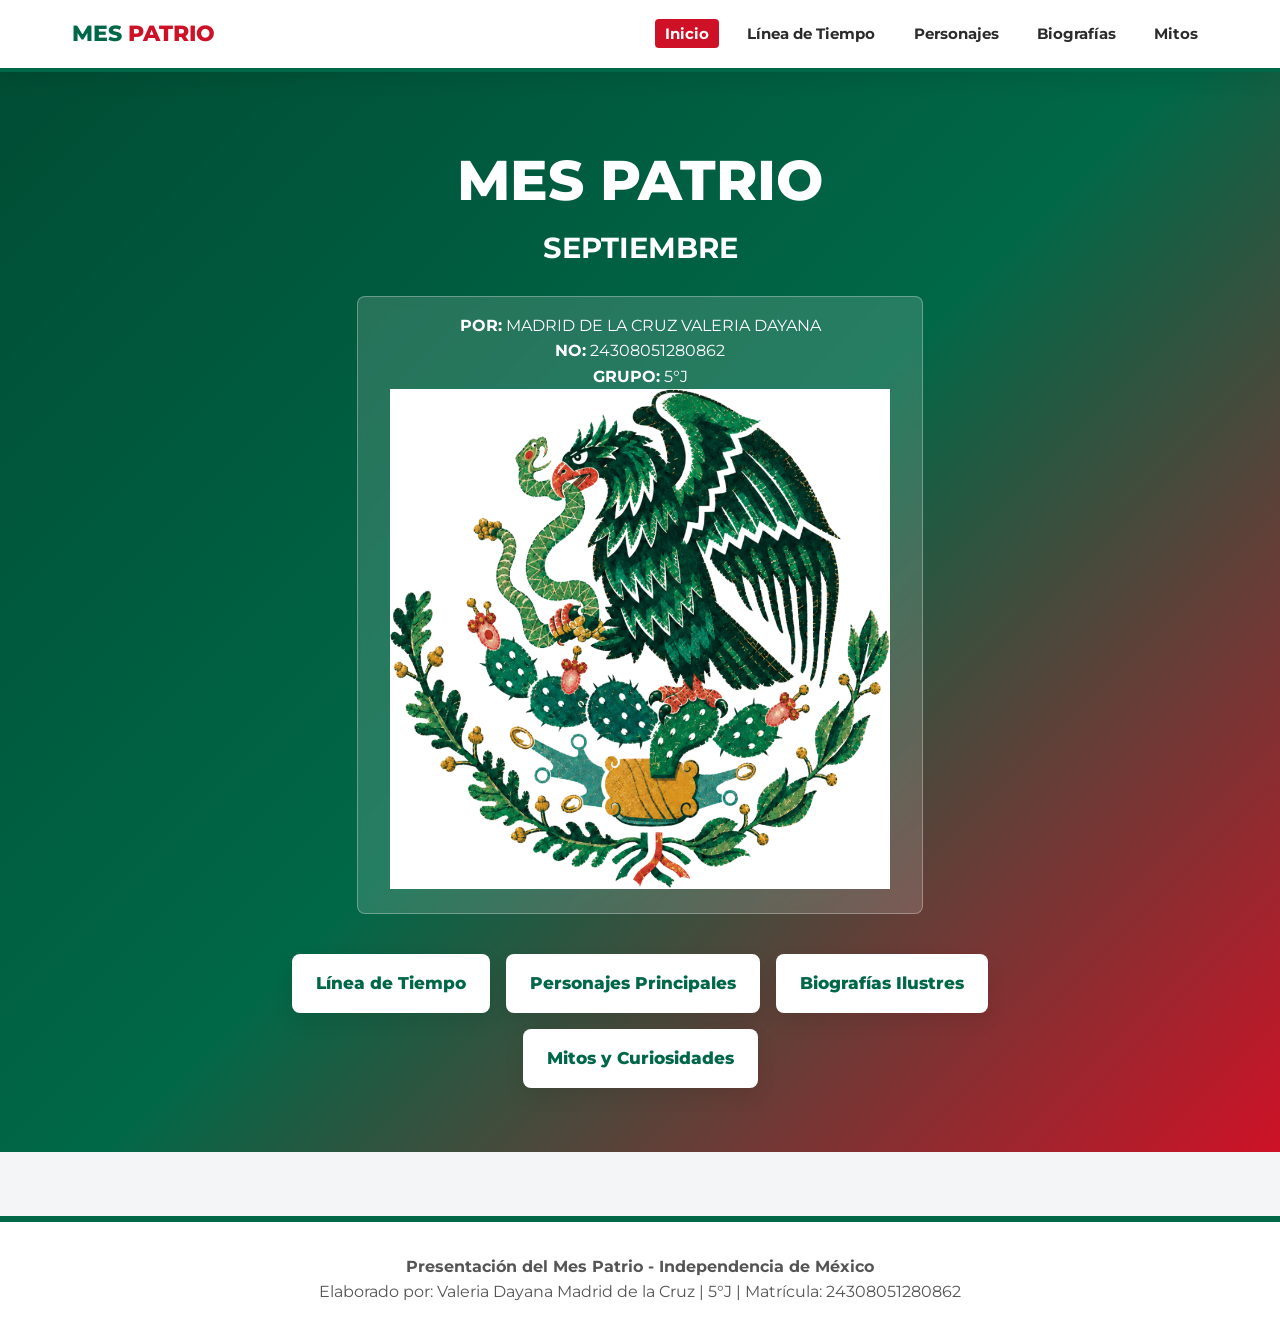
<file: index.html>
<!DOCTYPE html>
<html lang="es">
<head>
    <meta charset="UTF-8">
    <meta name="viewport" content="width=device-width, initial-scale=1.0">
    <title>Mes Patrio - Inicio</title>
    <link href="https://fonts.googleapis.com/css2?family=Montserrat:wght@400;600;700;800&display=swap" rel="stylesheet">
    <link rel="stylesheet" href="style.css">
</head>
<body>

    <!-- MENÚ DE NAVEGACIÓN -->
    <header>
        <div class="nav-container">
            <a href="index.html" class="logo">Mes <span>Patrio</span></a>
            <nav>
                <ul>
                    <li><a href="index.html" class="active">Inicio</a></li>
                    <li><a href="linea_tiempo.html">Línea de Tiempo</a></li>
                    <li><a href="personajes.html">Personajes</a></li>
                    <li><a href="biografias.html">Biografías</a></li>
                    <li><a href="mitos.html">Mitos</a></li>
                </ul>
            </nav>
        </div>
    </header>

    <!-- PORTADA -->
    <main class="hero hero-pagina">
        <h1>MES PATRIO</h1>
        <h2>SEPTIEMBRE</h2>
        <div class="autor-box">
            <p><strong>POR:</strong> MADRID DE LA CRUZ VALERIA DAYANA</p>
            <p><strong>NO:</strong> 24308051280862</p>
            <p><strong>GRUPO:</strong>  5°J</p>
            <img src="Aguila_Mexicana.png" width="500" height="500" alt="Escudo mexicano">
        </div>

        <!-- HIPERVÍNCULOS/BOTONES A LOS TEMAS -->
        <div class="menu-tarjetas">
            <a href="linea_tiempo.html" class="btn-tema"> Línea de Tiempo</a>
            <a href="personajes.html" class="btn-tema"> Personajes Principales</a>
            <a href="biografias.html" class="btn-tema"> Biografías Ilustres</a>
            <a href="mitos.html" class="btn-tema"> Mitos y Curiosidades</a>
        </div>
    </main>

    <footer>
        <p><strong>Presentación del Mes Patrio - Independencia de México</strong></p>
        <p>Elaborado por: Valeria Dayana Madrid de la Cruz | 5°J | Matrícula: 24308051280862</p>
    </footer>

</body>
</html>
</file>
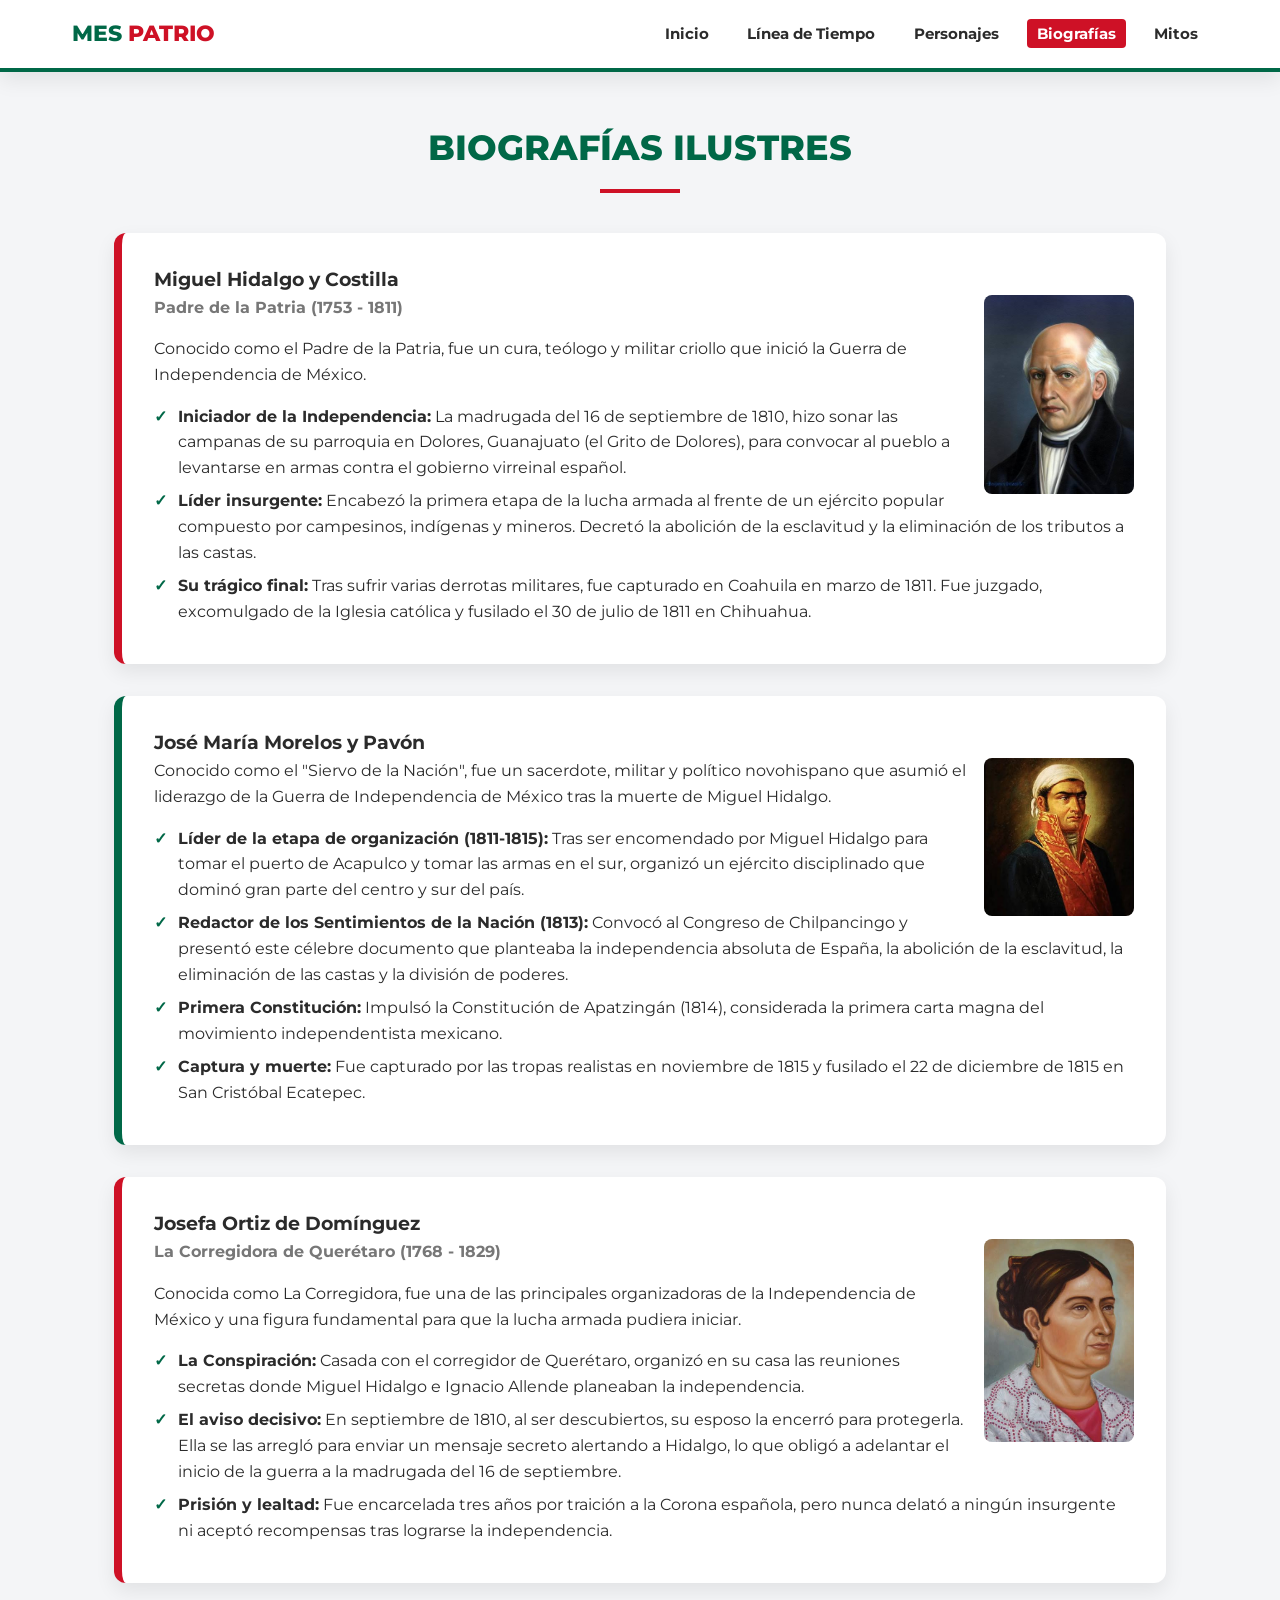
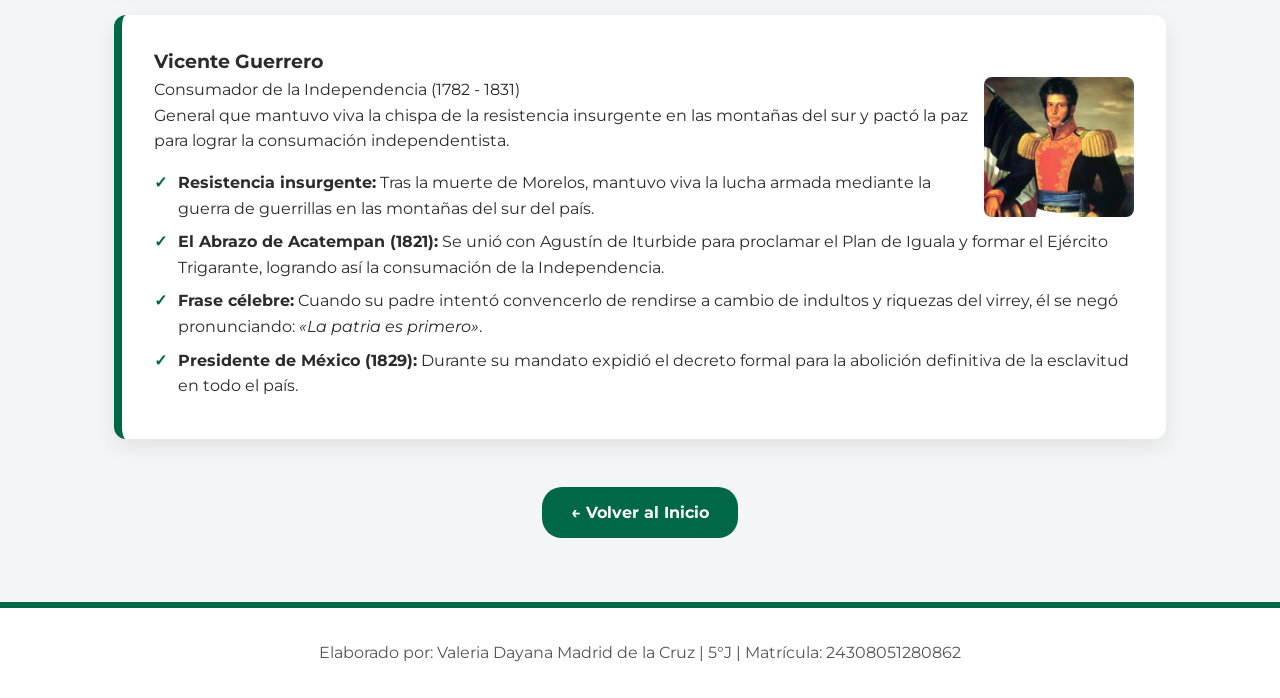
<file: biografias.html>
<!DOCTYPE html>
<html lang="es">
<head>
    <meta charset="UTF-8">
    <meta name="viewport" content="width=device-width, initial-scale=1.0">
    <title>Biografías - Mes Patrio</title>
    <link href="https://fonts.googleapis.com/css2?family=Montserrat:wght@400;600;700;800&display=swap" rel="stylesheet">
    <link rel="stylesheet" href="style.css">
</head>
<body>

    <header>
        <div class="nav-container">
            <a href="index.html" class="logo">Mes <span>Patrio</span></a>
            <nav>
                <ul>
                    <li><a href="index.html">Inicio</a></li>
                    <li><a href="linea_tiempo.html">Línea de Tiempo</a></li>
                    <li><a href="personajes.html">Personajes</a></li>
                    <li><a href="biografias.html" class="active">Biografías</a></li>
                    <li><a href="mitos.html">Mitos</a></li>
                </ul>
            </nav>
        </div>
    </header>

    <main class="contenedor">
        <h2 class="titulo-seccion">Biografías Ilustres</h2>

        <article class="bio-card">
            <h3>Miguel Hidalgo y Costilla</h3>
            <img src="Miguel_Hidalgo.jpg" alt="Miguel Hidalgo">
            <p class="subtitulo">Padre de la Patria (1753 - 1811)</p>
            <p>Conocido como el Padre de la Patria, fue un cura, teólogo y militar criollo que inició la Guerra de Independencia de México.</p>
            <ul class="bio-list">
                <li><strong>Iniciador de la Independencia:</strong> La madrugada del 16 de septiembre de 1810, hizo sonar las campanas de su parroquia en Dolores, Guanajuato (el Grito de Dolores), para convocar al pueblo a levantarse en armas contra el gobierno virreinal español.</li>
                <li><strong>Líder insurgente:</strong> Encabezó la primera etapa de la lucha armada al frente de un ejército popular compuesto por campesinos, indígenas y mineros. Decretó la abolición de la esclavitud y la eliminación de los tributos a las castas.</li>
                <li><strong>Su trágico final:</strong> Tras sufrir varias derrotas militares, fue capturado en Coahuila en marzo de 1811. Fue juzgado, excomulgado de la Iglesia católica y fusilado el 30 de julio de 1811 en Chihuahua.</li>
            </ul>
        </article>

        <article class="bio-card">
            <h3>José María Morelos y Pavón</h3>
            <img src="Jose_Maria_Pavon.jpg" alt="José María Morelos">
            <p>Conocido como el "Siervo de la Nación", fue un sacerdote, militar y político novohispano que asumió el liderazgo de la Guerra de Independencia de México tras la muerte de Miguel Hidalgo.</p>
            <ul class="bio-list">
                <li><strong>Líder de la etapa de organización (1811-1815):</strong> Tras ser encomendado por Miguel Hidalgo para tomar el puerto de Acapulco y tomar las armas en el sur, organizó un ejército disciplinado que dominó gran parte del centro y sur del país.</li>
                <li><strong>Redactor de los Sentimientos de la Nación (1813):</strong> Convocó al Congreso de Chilpancingo y presentó este célebre documento que planteaba la independencia absoluta de España, la abolición de la esclavitud, la eliminación de las castas y la división de poderes.</li>
                <li><strong>Primera Constitución:</strong> Impulsó la Constitución de Apatzingán (1814), considerada la primera carta magna del movimiento independentista mexicano.</li>
                <li><strong>Captura y muerte:</strong> Fue capturado por las tropas realistas en noviembre de 1815 y fusilado el 22 de diciembre de 1815 en San Cristóbal Ecatepec.</li>
            </ul>
        </article>

        <article class="bio-card">
            <h3>Josefa Ortiz de Domínguez</h3>
            <img src="josefa_ortiz_de_domínguez.jpg" alt="Josefa Ortiz">
            <p class="subtitulo">La Corregidora de Querétaro (1768 - 1829)</p>
            <p>Conocida como La Corregidora, fue una de las principales organizadoras de la Independencia de México y una figura fundamental para que la lucha armada pudiera iniciar.</p>
            <ul class="bio-list">
                <li><strong>La Conspiración:</strong> Casada con el corregidor de Querétaro, organizó en su casa las reuniones secretas donde Miguel Hidalgo e Ignacio Allende planeaban la independencia.</li>
                <li><strong>El aviso decisivo:</strong> En septiembre de 1810, al ser descubiertos, su esposo la encerró para protegerla. Ella se las arregló para enviar un mensaje secreto alertando a Hidalgo, lo que obligó a adelantar el inicio de la guerra a la madrugada del 16 de septiembre.</li>
                <li><strong>Prisión y lealtad:</strong> Fue encarcelada tres años por traición a la Corona española, pero nunca delató a ningún insurgente ni aceptó recompensas tras lograrse la independencia.</li>
            </ul>
        </article>

        <article class="bio-card">
            <h3>Vicente Guerrero</h3>
            <img src="Vicente_Guerrero.jpg" alt="Vicente Guerrero">
            <p class="subtitulo-bio">Consumador de la Independencia (1782 - 1831)</p>
            <p>General que mantuvo viva la chispa de la resistencia insurgente en las montañas del sur y pactó la paz para lograr la consumación independentista.</p>
            <ul class="bio-list">
                <li><strong>Resistencia insurgente:</strong> Tras la muerte de Morelos, mantuvo viva la lucha armada mediante la guerra de guerrillas en las montañas del sur del país.</li>
                <li><strong>El Abrazo de Acatempan (1821):</strong> Se unió con Agustín de Iturbide para proclamar el Plan de Iguala y formar el Ejército Trigarante, logrando así la consumación de la Independencia.</li>
                <li><strong>Frase célebre:</strong> Cuando su padre intentó convencerlo de rendirse a cambio de indultos y riquezas del virrey, él se negó pronunciando: <em>«La patria es primero»</em>.</li>
                <li><strong>Presidente de México (1829):</strong> Durante su mandato expidió el decreto formal para la abolición definitiva de la esclavitud en todo el país.</li>
            
            </ul>
        </article>

        <div class="volver-container">
            <a href="index.html" class="btn-volver">← Volver al Inicio</a>
        </div>
    </main>

    <footer>
        <p>Elaborado por: Valeria Dayana Madrid de la Cruz | 5°J | Matrícula: 24308051280862</p>
    </footer>

</body>
</html>
</file>
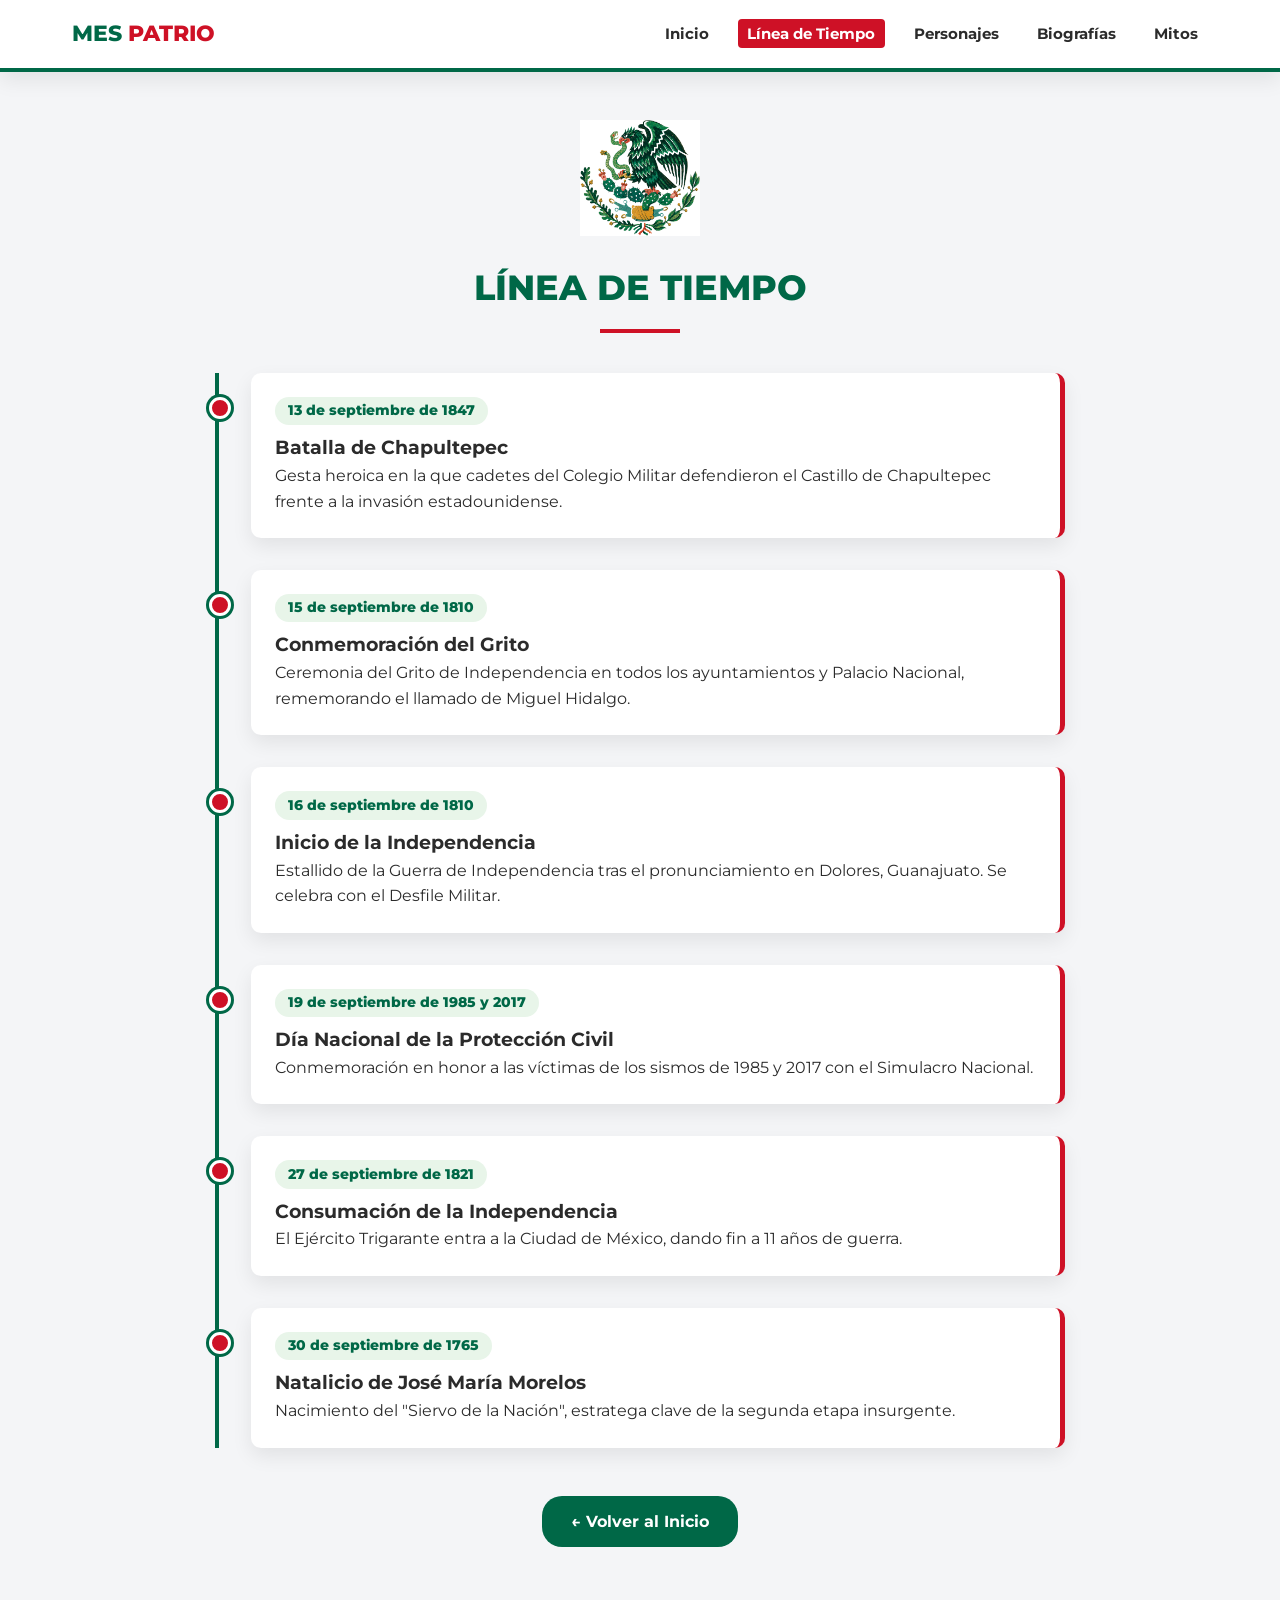
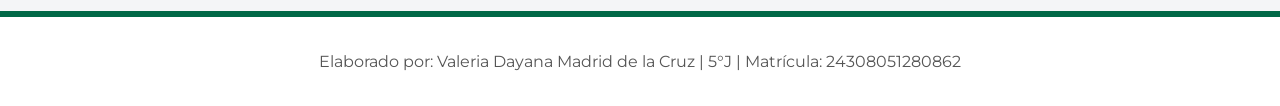
<file: linea_tiempo.html>
<!DOCTYPE html>
<html lang="es">
<head>
    <meta charset="UTF-8">
    <meta name="viewport" content="width=device-width, initial-scale=1.0">
    <title>Línea de Tiempo - Mes Patrio</title>
    <link href="https://fonts.googleapis.com/css2?family=Montserrat:wght@400;600;700;800&display=swap" rel="stylesheet">
    <link rel="stylesheet" href="style.css">
</head>
<body>

    <header>
        <div class="nav-container">
            <a href="index.html" class="logo">Mes <span>Patrio</span></a>
            <nav>
                <ul>
                    <li><a href="index.html">Inicio</a></li>
                    <li><a href="linea-tiempo.html" class="active">Línea de Tiempo</a></li>
                    <li><a href="personajes.html">Personajes</a></li>
                    <li><a href="biografias.html">Biografías</a></li>
                    <li><a href="mitos.html">Mitos</a></li>
                </ul>
            </nav>
        </div>
    </header>

    <main class="contenedor">
        <div class="banner-img">
            <img src="Aguila_Mexicana.png" alt="Escudo Mexicano">
        </div>
        <h2 class="titulo-seccion">Línea de Tiempo</h2>

        <div class="timeline">
            <article class="timeline-item">
                <span class="fecha">13 de septiembre de 1847</span>
                <h3>Batalla de Chapultepec</h3>
                <p>Gesta heroica en la que cadetes del Colegio Militar defendieron el Castillo de Chapultepec frente a la invasión estadounidense.</p>
            </article>

            <article class="timeline-item">
                <span class="fecha">15 de septiembre de 1810</span>
                <h3>Conmemoración del Grito</h3>
                <p>Ceremonia del Grito de Independencia en todos los ayuntamientos y Palacio Nacional, rememorando el llamado de Miguel Hidalgo.</p>
            </article>

            <article class="timeline-item">
                <span class="fecha">16 de septiembre de 1810</span>
                <h3>Inicio de la Independencia</h3>
                <p>Estallido de la Guerra de Independencia tras el pronunciamiento en Dolores, Guanajuato. Se celebra con el Desfile Militar.</p>
            </article>

            <article class="timeline-item">
                <span class="fecha">19 de septiembre de 1985 y 2017</span>
                <h3>Día Nacional de la Protección Civil</h3>
                <p>Conmemoración en honor a las víctimas de los sismos de 1985 y 2017 con el Simulacro Nacional.</p>
            </article>

            <article class="timeline-item">
                <span class="fecha">27 de septiembre de 1821</span>
                <h3>Consumación de la Independencia</h3>
                <p>El Ejército Trigarante entra a la Ciudad de México, dando fin a 11 años de guerra.</p>
            </article>

            <article class="timeline-item">
                <span class="fecha">30 de septiembre de 1765</span>
                <h3>Natalicio de José María Morelos</h3>
                <p>Nacimiento del "Siervo de la Nación", estratega clave de la segunda etapa insurgente.</p>
            </article>
        </div>

        <div class="volver-container">
            <a href="index.html" class="btn-volver">← Volver al Inicio</a>
        </div>
    </main>

    <footer>
        <p>Elaborado por: Valeria Dayana Madrid de la Cruz | 5°J | Matrícula: 24308051280862</p>
    </footer>

</body>
</html>
</file>
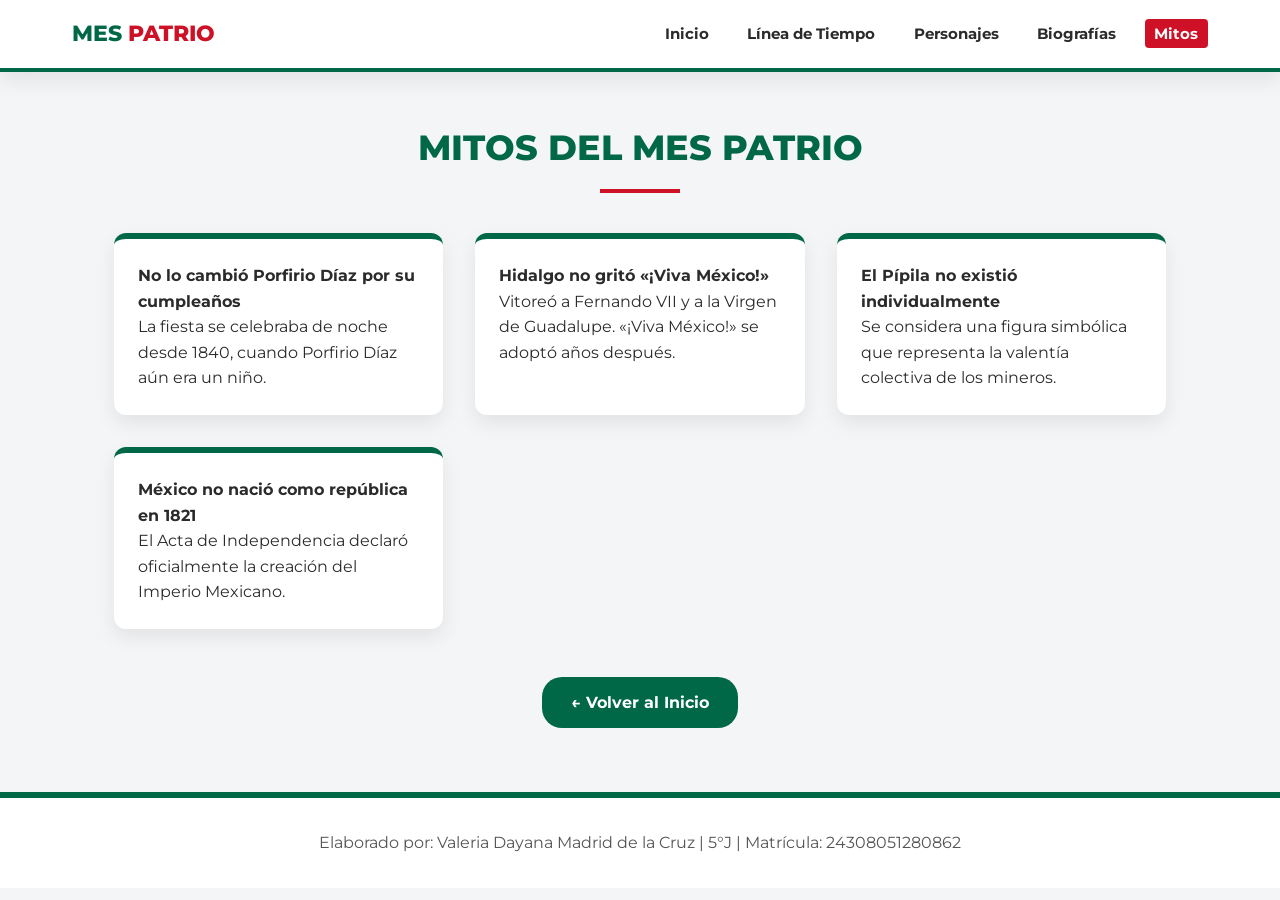
<file: mitos.html>
<!DOCTYPE html>
<html lang="es">
<head>
    <meta charset="UTF-8">
    <meta name="viewport" content="width=device-width, initial-scale=1.0">
    <title>Mitos - Mes Patrio</title>
    <link href="https://fonts.googleapis.com/css2?family=Montserrat:wght@400;600;700;800&display=swap" rel="stylesheet">
    <link rel="stylesheet" href="style.css">
</head>
<body>

    <header>
        <div class="nav-container">
            <a href="index.html" class="logo">Mes <span>Patrio</span></a>
            <nav>
                <ul>
                    <li><a href="index.html">Inicio</a></li>
                    <li><a href="linea_tiempo.html">Línea de Tiempo</a></li>
                    <li><a href="personajes.html">Personajes</a></li>
                    <li><a href="biografias.html">Biografías</a></li>
                    <li><a href="mitos.html" class="active">Mitos</a></li>
                </ul>
            </nav>
        </div>
    </header>

    <main class="contenedor">
        <h2 class="titulo-seccion">Mitos del Mes Patrio</h2>

        <div class="grid-cards">
            <article class="mito-card">
                <h4>No lo cambió Porfirio Díaz por su cumpleaños</h4>
                <p>La fiesta se celebraba de noche desde 1840, cuando Porfirio Díaz aún era un niño.</p>
            </article>

            <article class="mito-card">
                <h4>Hidalgo no gritó «¡Viva México!»</h4>
                <p>Vitoreó a Fernando VII y a la Virgen de Guadalupe. «¡Viva México!» se adoptó años después.</p>
            </article>

            <article class="mito-card">
                <h4>El Pípila no existió individualmente</h4>
                <p>Se considera una figura simbólica que representa la valentía colectiva de los mineros.</p>
            </article>

            <article class="mito-card">
                <h4>México no nació como república en 1821</h4>
                <p>El Acta de Independencia declaró oficialmente la creación del Imperio Mexicano.</p>
            </article>
        </div>

        <div class="volver-container">
            <a href="index.html" class="btn-volver">← Volver al Inicio</a>
        </div>
    </main>

    <footer>
        <p>Elaborado por: Valeria Dayana Madrid de la Cruz | 5°J | Matrícula: 24308051280862</p>
    </footer>

</body>
</html>
</file>
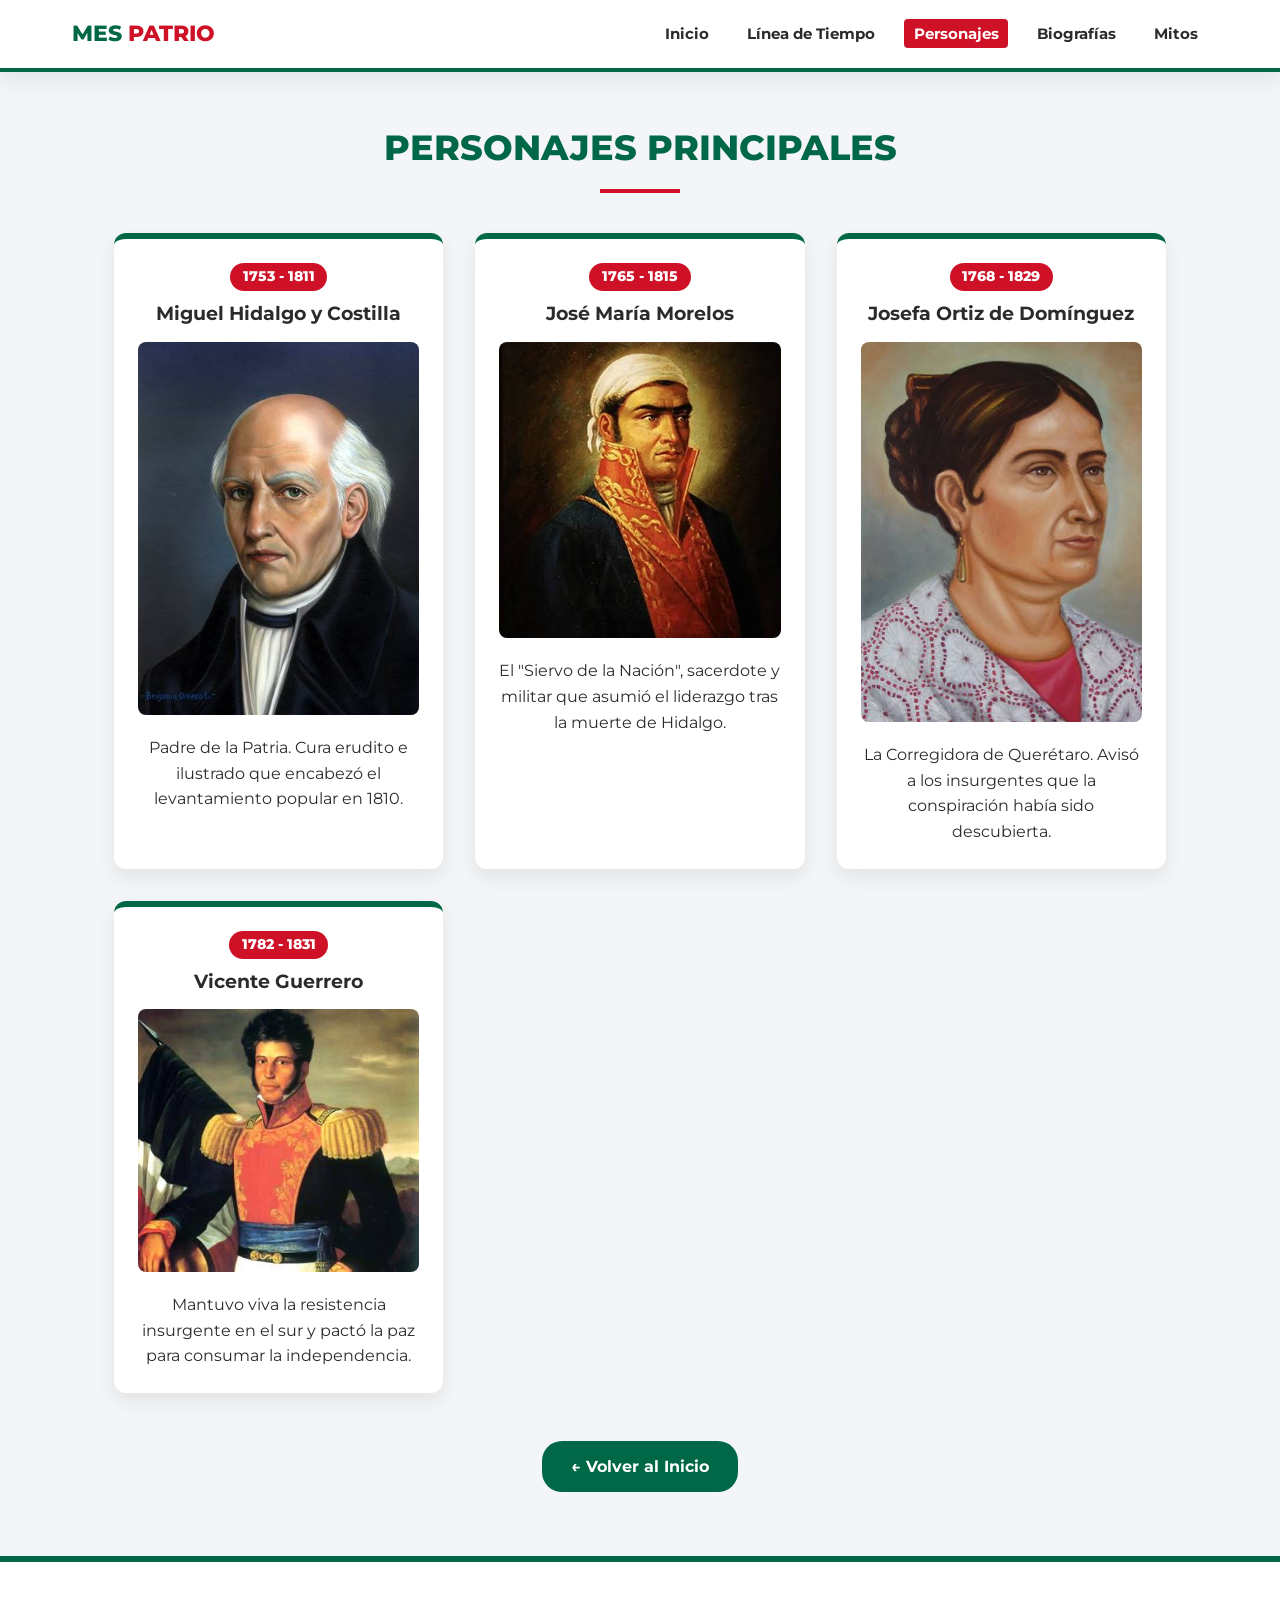
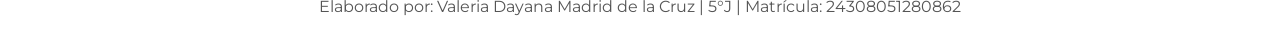
<file: personajes.html>
<!DOCTYPE html>
<html lang="es">
<head>
    <meta charset="UTF-8">
    <meta name="viewport" content="width=device-width, initial-scale=1.0">
    <title>Personajes - Mes Patrio</title>
    <link href="https://fonts.googleapis.com/css2?family=Montserrat:wght@400;600;700;800&display=swap" rel="stylesheet">
    <link rel="stylesheet" href="style.css">
</head>
<body>

    <header>
        <div class="nav-container">
            <a href="index.html" class="logo">Mes <span>Patrio</span></a>
            <nav>
                <ul>
                    <li><a href="index.html">Inicio</a></li>
                    <li><a href="linea_tiempo.html">Línea de Tiempo</a></li>
                    <li><a href="personajes.html" class="active">Personajes</a></li>
                    <li><a href="biografias.html">Biografías</a></li>
                    <li><a href="mitos.html">Mitos</a></li>
                </ul>
            </nav>
        </div>
    </header>

    <main class="contenedor">
        <h2 class="titulo-seccion">Personajes Principales</h2>

        <div class="grid-cards">
            <article class="card-personaje">
                <span class="etiqueta">1753 - 1811</span>
                <h3>Miguel Hidalgo y Costilla</h3>
                <img src="Miguel_Hidalgo.jpg" alt="Miguel Hidalgo">
                <p>Padre de la Patria. Cura erudito e ilustrado que encabezó el levantamiento popular en 1810.</p>
            </article>

            <article class="card-personaje">
                <span class="etiqueta">1765 - 1815</span>
                <h3>José María Morelos</h3>
                <img src="Jose_Maria_Pavon.jpg" alt="José María Morelos">
                <p>El "Siervo de la Nación", sacerdote y militar que asumió el liderazgo tras la muerte de Hidalgo.</p>
            </article>

            <article class="card-personaje">
                <span class="etiqueta">1768 - 1829</span>
                <h3>Josefa Ortiz de Domínguez</h3>
                <img src="josefa_ortiz_de_domínguez.jpg" alt="Josefa Ortiz">
                <p>La Corregidora de Querétaro. Avisó a los insurgentes que la conspiración había sido descubierta.</p>
            </article>

            <article class="card-personaje">
                <span class="etiqueta">1782 - 1831</span>
                <h3>Vicente Guerrero</h3>
                <img src="Vicente_Guerrero.jpg" alt="Vicente Guerrero">
                <p>Mantuvo viva la resistencia insurgente en el sur y pactó la paz para consumar la independencia.</p>
            </article>
        </div>

        <div class="volver-container">
            <a href="index.html" class="btn-volver">← Volver al Inicio</a>
        </div>
    </main>

    <footer>
        <p>Elaborado por: Valeria Dayana Madrid de la Cruz | 5°J | Matrícula: 24308051280862</p>
    </footer>

</body>
</html>
</file>
<file: style.css>
:root {
    --verde: #006847;
    --verde-oscuro: #004d34;
    --rojo: #CE1126;
    --blanco: #ffffff;
    --fondo: #f4f5f7;
    --texto: #2B2B2B;
    --texto-sec: #555555;
    --sombra: 0 8px 20px rgba(0, 0, 0, 0.08);
}

* {
    margin: 0;
    padding: 0;
    box-sizing: border-box;
    font-family: 'Montserrat', sans-serif;
}

body {
    background-color: var(--fondo);
    color: var(--texto);
    line-height: 1.6;
}

.contenedor {
    max-width: 1100px;
    margin: 3rem auto;
    padding: 0 1.5rem;
}

/* ==========================================
   NAVEGACIÓN MULTIPÁGINA
   ========================================== */
header {
    background: var(--blanco);
    border-bottom: 4px solid var(--verde);
    position: sticky;
    top: 0;
    z-index: 1000;
    box-shadow: var(--sombra);
}

.nav-container {
    max-width: 1200px;
    margin: 0 auto;
    display: flex;
    justify-content: space-between;
    align-items: center;
    padding: 1rem 2rem;
}

.logo {
    font-size: 1.4rem;
    font-weight: 800;
    color: var(--verde);
    text-transform: uppercase;
    text-decoration: none;
}

.logo span { color: var(--rojo); }

nav ul {
    display: flex;
    list-style: none;
    gap: 1.2rem;
}

nav a {
    text-decoration: none;
    color: var(--texto);
    font-weight: 700;
    font-size: 0.95rem;
    padding: 0.3rem 0.6rem;
    border-radius: 4px;
    transition: all 0.3s ease;
}

nav a:hover, nav a.active {
    color: var(--blanco);
    background-color: var(--rojo);
}

/* ==========================================
   PORTADA Y MENÚ PRINCIPAL DE TEMAS
   ========================================== */
.hero-pagina {
    background: linear-gradient(135deg, var(--verde-oscuro) 0%, var(--verde) 50%, var(--rojo) 100%);
    color: white;
    text-align: center;
    padding: 4rem 1.5rem;
    min-height: calc(100vh - 150px);
    display: flex;
    flex-direction: column;
    justify-content: center;
    align-items: center;
}

.hero-pagina h1 { font-size: 3.5rem; font-weight: 800; }
.hero-pagina h2 { font-size: 1.8rem; margin-bottom: 1.5rem; }

.autor-box {
    background: rgba(255, 255, 255, 0.15);
    backdrop-filter: blur(5px);
    padding: 1rem 2rem;
    border-radius: 8px;
    border: 1px solid rgba(255, 255, 255, 0.3);
    margin-bottom: 2.5rem;
}

/* Enlaces principales hacia cada tema */
.menu-tarjetas {
    display: flex;
    flex-wrap: wrap;
    gap: 1rem;
    justify-content: center;
    max-width: 800px;
}

.btn-tema {
    background: var(--blanco);
    color: var(--verde);
    text-decoration: none;
    padding: 1rem 1.5rem;
    border-radius: 8px;
    font-weight: 800;
    font-size: 1.05rem;
    box-shadow: var(--sombra);
    transition: transform 0.3s, background 0.3s, color 0.3s;
}

.btn-tema:hover {
    transform: translateY(-4px);
    background: var(--rojo);
    color: var(--blanco);
}

/* ==========================================
   COMPONENTES Y TARJETAS
   ========================================== */
.titulo-seccion {
    text-align: center;
    font-size: 2.2rem;
    font-weight: 800;
    color: var(--verde);
    margin-bottom: 2.5rem;
    text-transform: uppercase;
}

.titulo-seccion::after {
    content: '';
    display: block;
    width: 80px;
    height: 4px;
    background: var(--rojo);
    margin: 0.8rem auto 0;
}

.grid-cards {
    display: grid;
    grid-template-columns: repeat(auto-fit, minmax(240px, 1fr));
    gap: 2rem;
}

.banner-img { text-align: center; margin-bottom: 1rem; }
.banner-img img { max-width: 120px; }

/* Línea de tiempo */
.timeline {
    max-width: 850px;
    margin: 0 auto;
    border-left: 4px solid var(--verde);
    padding-left: 2rem;
}

.timeline-item {
    position: relative;
    margin-bottom: 2rem;
    background: var(--blanco);
    padding: 1.5rem;
    border-radius: 10px;
    box-shadow: var(--sombra);
    border-right: 5px solid var(--rojo);
}

.timeline-item::before {
    content: '';
    position: absolute;
    left: -2.65rem;
    top: 1.5rem;
    width: 16px;
    height: 16px;
    border-radius: 50%;
    background-color: var(--rojo);
    border: 3px solid white;
    box-shadow: 0 0 0 3px var(--verde);
}

.fecha, .etiqueta {
    display: inline-block;
    font-weight: 800;
    font-size: 0.85rem;
    padding: 0.2rem 0.8rem;
    border-radius: 20px;
    margin-bottom: 0.5rem;
}

.fecha { background-color: #e8f5e9; color: var(--verde); }
.etiqueta { background-color: var(--rojo); color: white; }

/* Personajes y Biografías */
.card-personaje, .mito-card {
    background: var(--blanco);
    border-radius: 12px;
    box-shadow: var(--sombra);
    padding: 1.5rem;
    border-top: 6px solid var(--verde);
}

.card-personaje { text-align: center; }
.card-personaje img { max-width: 100%; height: auto; border-radius: 8px; margin: 0.8rem 0; }

.bio-card {
    background: var(--blanco);
    border-radius: 12px;
    padding: 2rem;
    margin-bottom: 2rem;
    box-shadow: var(--sombra);
    border-left: 8px solid var(--verde);
}

.bio-card img { max-width: 150px; border-radius: 8px; float: right; margin-left: 1rem; }
.bio-card:nth-child(even) { border-left-color: var(--rojo); }

.subtitulo { font-weight: 700; color: #777; margin-bottom: 1rem; }
.bio-list { list-style: none; margin-top: 1rem; }
.bio-list li { padding-left: 1.5rem; margin-bottom: 0.5rem; position: relative; }
.bio-list li::before { content: '✓'; position: absolute; left: 0; color: var(--verde); font-weight: bold; }

/* Botón Volver */
.volver-container { text-align: center; margin-top: 3rem; }
.btn-volver {
    display: inline-block;
    background: var(--verde);
    color: white;
    text-decoration: none;
    padding: 0.8rem 1.8rem;
    border-radius: 20px;
    font-weight: 700;
    transition: background 0.3s;
}

.btn-volver:hover { background: var(--rojo); }

/* Footer */
footer {
    background-color: var(--blanco);
    text-align: center;
    padding: 2rem 1rem;
    border-top: 6px solid var(--verde);
    margin-top: 4rem;
    color: var(--texto-sec);
}

/* Responsivo */
@media (max-width: 768px) {
    .nav-container { flex-direction: column; gap: 1rem; }
    .hero-pagina h1 { font-size: 2.2rem; }
    .bio-card img { float: none; display: block; margin: 0 auto 1rem; }
}
</file>
